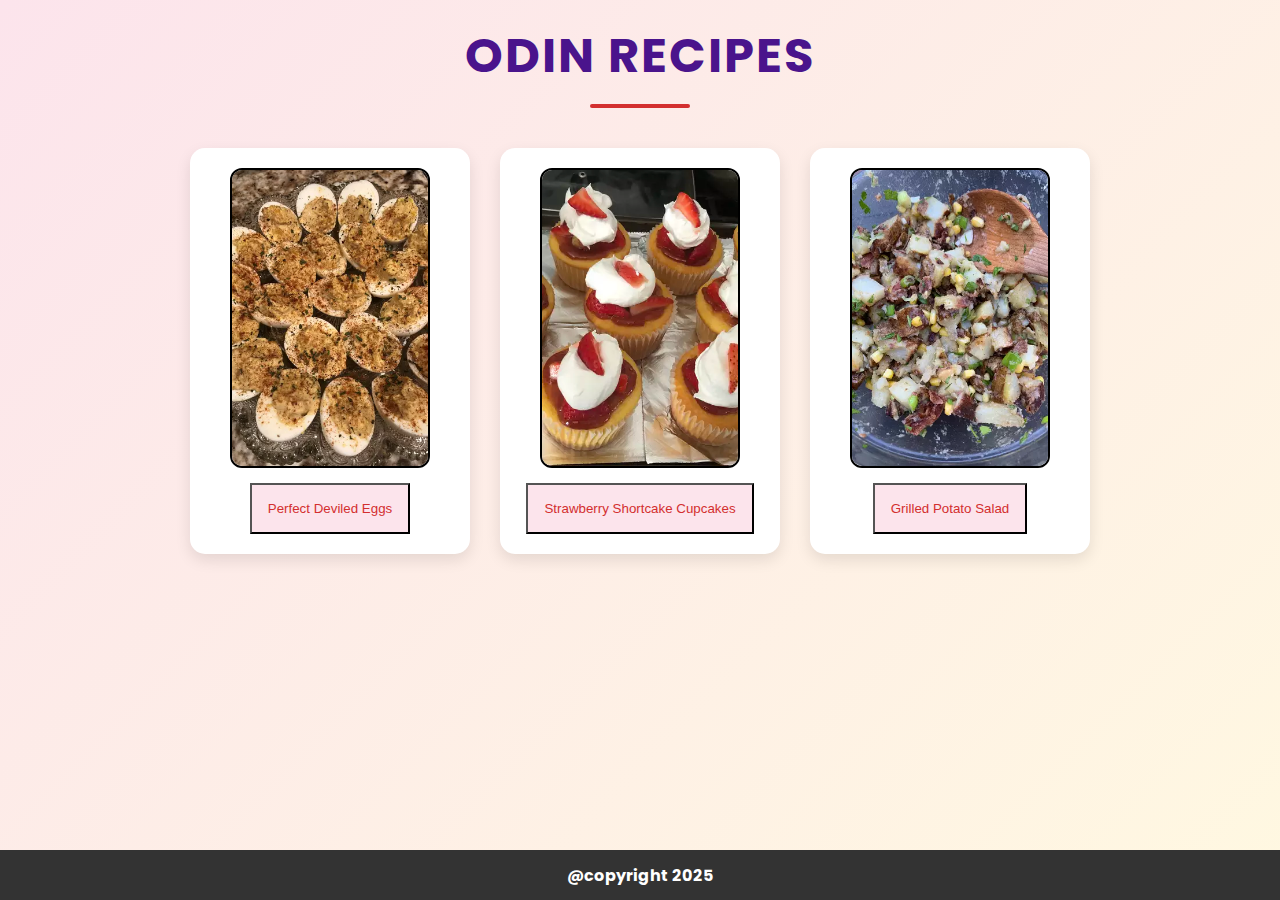
<file: index.html>
<!DOCTYPE html>
<html lang="en">
<head>
    <meta charset="UTF-8">
    <meta name="viewport" content="width=device-width, initial-scale=1.0">
    <title>Project</title>
    <link rel="stylesheet" href="style.css">
</head>
<body>
    <h1 class="h1">Odin Recipes</h1>
    <ul class="main">

        <li>
            <a href="recipes/eggs.html">
                <img src="./recipes/eggs-home.png" alt="Deviled Eggs">
                <button class="btn1">Perfect Deviled Eggs</button>
            </a>
        </li>

        <li>
            <a href="recipes/cupcakes.html">
                <img src="./recipes/cupcakes-home.png" alt="Strawberry Cupcakes">
                <button class="btn1">Strawberry Shortcake Cupcakes</button>
            </a>
        </li>

        <li>
            <a href="recipes/potato.html">
                <img src="./recipes/potato-home.png" alt="Grilled Potato Salad">
                <button class="btn1">Grilled Potato Salad</button>
            </a>
        </li>

    </ul>   

    <footer class="cp">@copyright 2025</footer>
    
</body>
</html>
</file>
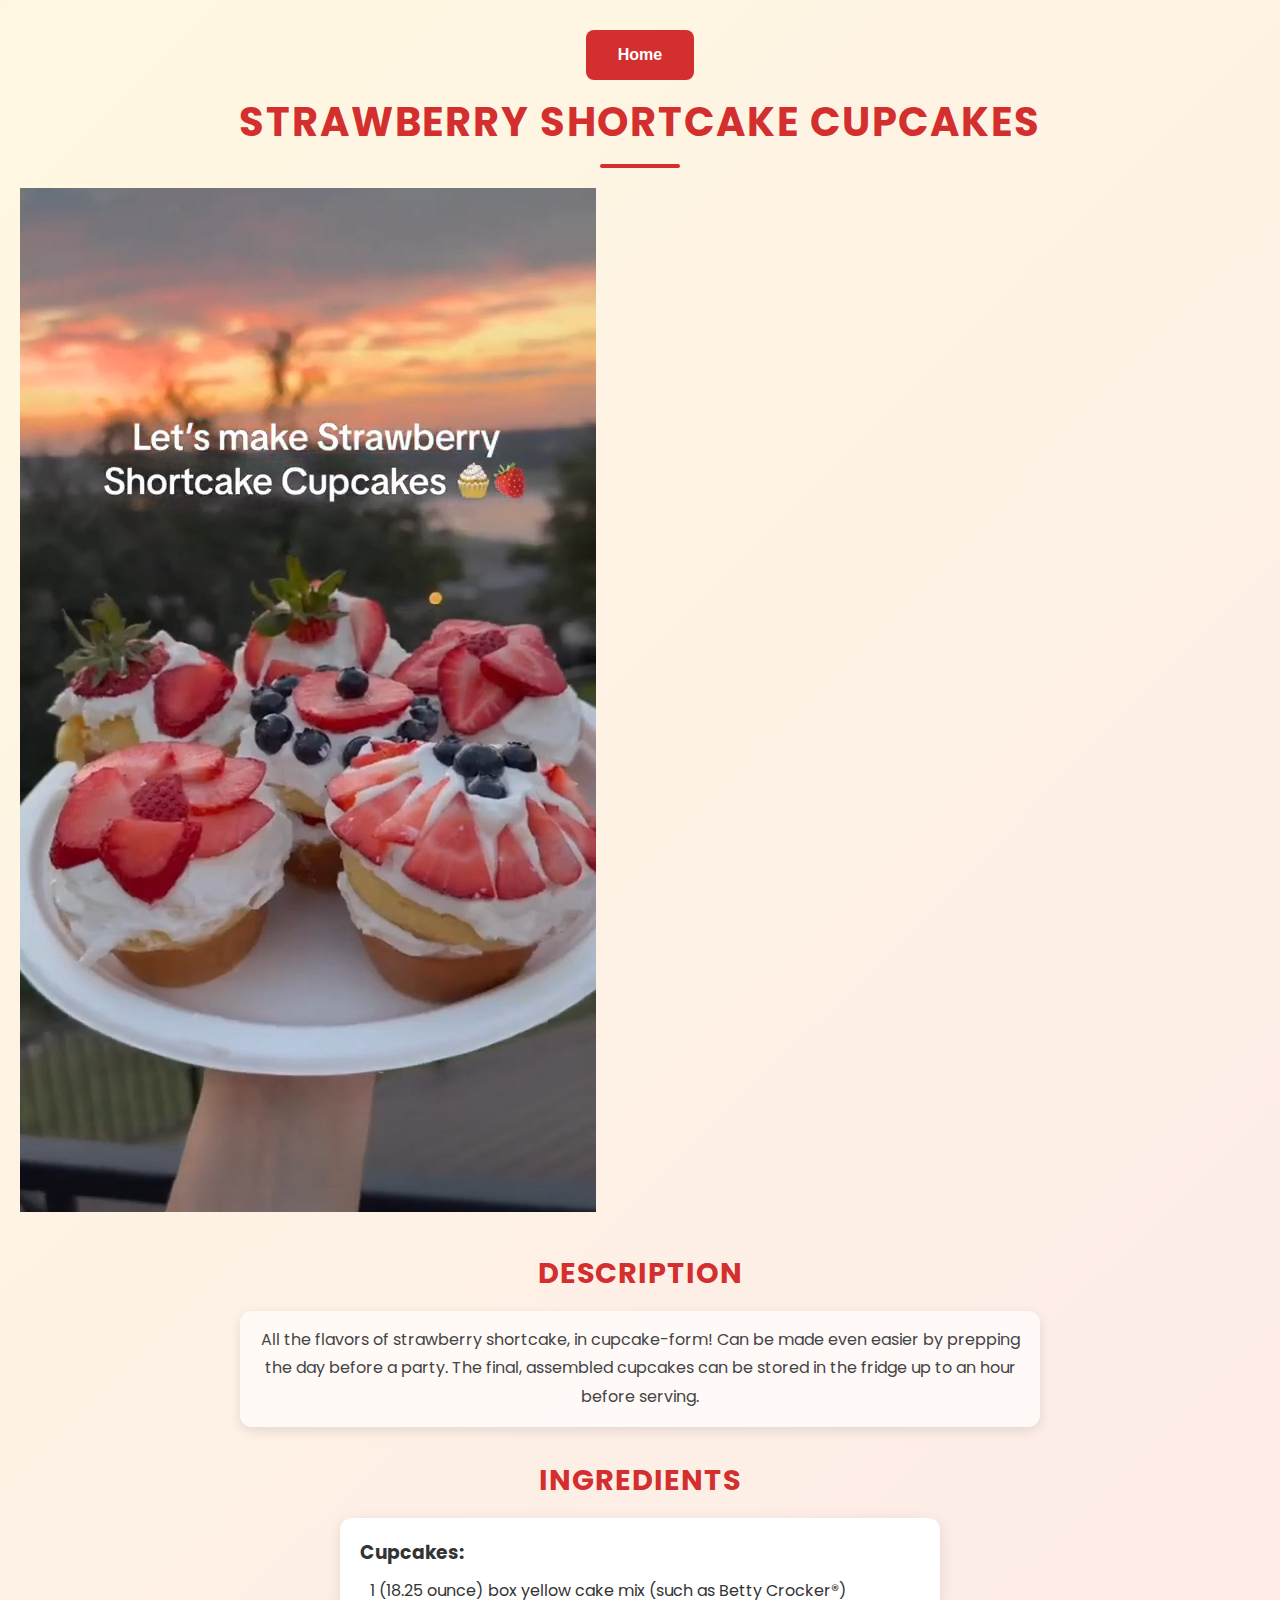
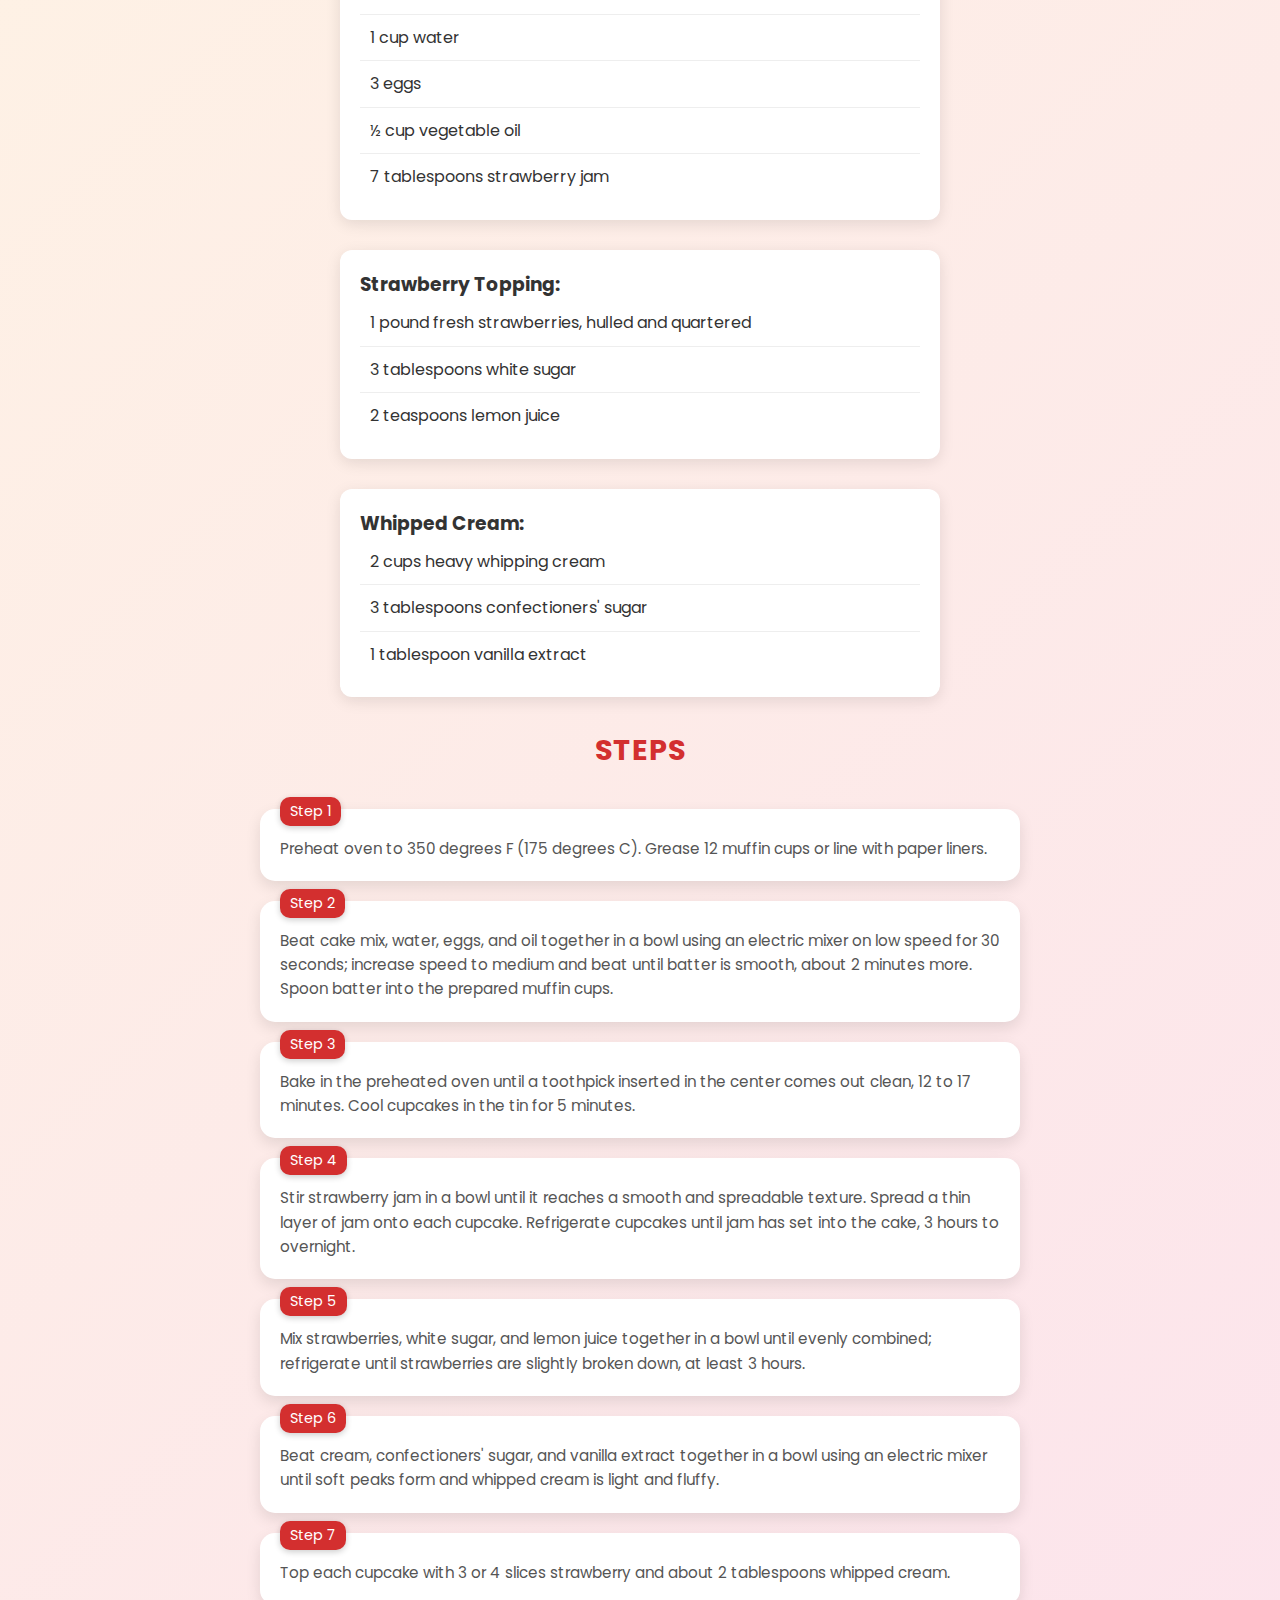
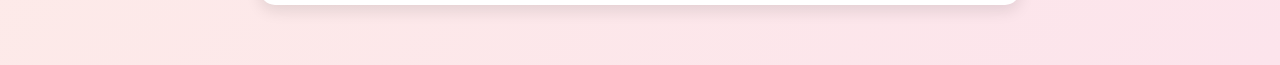
<file: recipes/cupcakes.html>
<!DOCTYPE html>
<html lang="en">
  <head>
    <meta charset="UTF-8" />
    <meta name="viewport" content="width=device-width, initial-scale=1.0" />
    <title>Strawberry Shortcake Cupcakes</title>
    <link rel="stylesheet" href="style2.css" />
  </head>
  <body>

    <a href="../index.html">
      <button class="btn home-btn">Home</button>
    </a>

    <h1 class="h1">Strawberry Shortcake Cupcakes</h1>

    <video src="Cupcake(720p).mp4" controls autoplay muted loop class="v1"></video>

    <h2 class="h2">Description</h2>

    <p class="para">
      All the flavors of strawberry shortcake, in cupcake-form! Can be made even
      easier by prepping the day before a party. The final, assembled cupcakes
      can be stored in the fridge up to an hour before serving.
    </p>

    <h2 class="h2">Ingredients</h2>

    <ul class="main-1">
      <h3>Cupcakes:</h3>
      <li>1 (18.25 ounce) box yellow cake mix (such as Betty Crocker®)</li>
      <li>1 cup water</li>
      <li>3 eggs</li>
      <li>½ cup vegetable oil</li>
      <li>7 tablespoons strawberry jam</li>
    </ul>

    <ul class="main-1">
      <h3>Strawberry Topping:</h3>
      <li>1 pound fresh strawberries, hulled and quartered</li>
      <li>3 tablespoons white sugar</li>
      <li>2 teaspoons lemon juice</li>
    </ul>

    <ul class="main-1">
      <h3>Whipped Cream:</h3>
      <li>2 cups heavy whipping cream</li>
      <li>3 tablespoons confectioners' sugar</li>
      <li>1 tablespoon vanilla extract</li>
    </ul>

    <h2 class="h2">Steps</h2>
    <ol class="main-2">
      <li>
        <p>
          Preheat oven to 350 degrees F (175 degrees C). Grease 12 muffin cups
          or line with paper liners.
        </p>
      </li>
      <li>
        <p>
          Beat cake mix, water, eggs, and oil together in a bowl using an
          electric mixer on low speed for 30 seconds; increase speed to medium
          and beat until batter is smooth, about 2 minutes more. Spoon batter
          into the prepared muffin cups.
        </p>
      </li>
      <li>
        <p>
          Bake in the preheated oven until a toothpick inserted in the center
          comes out clean, 12 to 17 minutes. Cool cupcakes in the tin for 5
          minutes.
        </p>
      </li>
      <li>
        <p>
          Stir strawberry jam in a bowl until it reaches a smooth and spreadable
          texture. Spread a thin layer of jam onto each cupcake. Refrigerate
          cupcakes until jam has set into the cake, 3 hours to overnight.
        </p>
      </li>
      <li>
        <p>
          Mix strawberries, white sugar, and lemon juice together in a bowl
          until evenly combined; refrigerate until strawberries are slightly
          broken down, at least 3 hours.
        </p>
      </li>
      <li>
        <p>
          Beat cream, confectioners' sugar, and vanilla extract together in a
          bowl using an electric mixer until soft peaks form and whipped cream
          is light and fluffy.
        </p>    
      </li>
      <li>
        <p>
          Top each cupcake with 3 or 4 slices strawberry and about 2 tablespoons
          whipped cream.
        </p>
      </li>
    </ol>
    
  </body>
</html>
</file>
<file: style.css>
/* Import Google Font */
@import url('https://fonts.googleapis.com/css2?family=Poppins:wght@300;500;700&display=swap');

* {
  margin: 0;
  padding: 0;
  box-sizing: border-box;
}

body {
  font-family: 'Poppins', sans-serif;
  background: linear-gradient(135deg, #fce4ec, #fff8e1);
  display: flex;
  flex-direction: column;
  align-items: center;
  min-height: 100vh;
  padding: 20px;
}

.h1 {
  font-size: 3rem;
  color: #4a148c;
  margin-bottom: 40px;
  text-align: center;
  text-transform: uppercase;
  letter-spacing: 2px;
  position: relative;
}

.h1::after {
  content: '';
  display: block;
  width: 100px;
  height: 4px;
  background: #d32f2f;
  margin: 12px auto 0;
  border-radius: 2px;
}

.main {
  display: grid;
  grid-template-columns: repeat(auto-fit, minmax(250px, 1fr));
  gap: 30px;
  list-style: none;
  width: 100%;
  max-width: 900px;
  padding: 0;
}

.main li {
  background: #fff;
  border-radius: 15px;
  box-shadow: 0 6px 15px rgba(0,0,0,0.1);
  overflow: hidden;
  text-align: center;
}

.main a {
  display: flex;
  flex-direction: column;
  align-items: center;
  padding: 20px;
  text-decoration: none;
  font-size: 1.2rem;
  font-weight: 500;
  color: #d32f2f;
}

.main img {
  width: 100%;
  max-width: 200px;
  height: 300px;
  border-radius: 12px;
  margin-bottom: 15px;
  transition: transform 0.3s ease;
  border: 2px solid black;
  object-fit: cover;
}

.btn1{
  padding: 16px;
  cursor: pointer;
  color: #d32f2f;
  background-color: #fce4ec;
}

.cp{
  position: fixed;
  left: 0;
  bottom: 0;
  width: 100%;
  height: 50px;
  font-weight: bold;
  background-color: #333333;
  color: #fff;
  display: flex;
  justify-content: center;
  align-items: center;
}
</file>
<file: recipes/style2.css>
/* Import a clean Google font */
@import url('https://fonts.googleapis.com/css2?family=Poppins:wght@300;500;700&display=swap');

* {
  margin: 0;
  padding: 0;
  box-sizing: border-box;
}

body {
  font-family: 'Poppins', sans-serif;
  background: linear-gradient(135deg, #fff8e1, #fce4ec);
  color: #333;
  line-height: 1.6;
  padding: 20px;
}

.h1 {
  text-align: center;
  font-size: 2.5rem;
  margin-bottom: 20px;
  color: #d32f2f;
  text-transform: uppercase;
  letter-spacing: 2px;
  position: relative;
}

.h1::after {
  content: '';
  display: block;
  width: 80px;
  height: 4px;
  background: #d32f2f;
  margin: 10px auto 0;
  border-radius: 2px;
}

.cupcake{
  display: block;
  margin: 20px auto;
  width: 100%;
  max-width: 450px;
  height: auto;
  border-radius: 15px;
  box-shadow: 0 8px 20px rgba(0,0,0,0.2);
  transition: transform 0.3s ease;
}

.h2 {
  text-align: center;
  margin: 30px 0 15px;
  font-size: 1.8rem;
  color: #d32f2f;
  text-transform: uppercase;
  letter-spacing: 1px;
}

.para {
  max-width: 800px;
  margin: 0 auto 30px;
  font-size: 1rem;
  text-align: center;
  color: #444;
  line-height: 1.8;
  background: #ffffffaa;
  padding: 15px 20px;
  border-radius: 12px;
  box-shadow: 0 4px 12px rgba(0,0,0,0.1);
  transition: transform 0.3s ease;
}

.main-1 {
  max-width: 600px;
  margin: 0 auto 30px;
  padding: 20px;
  list-style: none;
  background: #fff;
  border-radius: 12px;
  box-shadow: 0 4px 15px rgba(0,0,0,0.1);
}

.main-1 li {
  padding: 10px;
  border-bottom: 1px solid #eee;
  transition: background 0.3s ease;
}

.main-1 li:last-child {
  border-bottom: none;
}

.main-2 {
  max-width: 800px;
  margin: 0 auto;
  padding: 20px;
  counter-reset: step-counter;
}

.main-2 li {
  margin-bottom: 20px;
  padding: 20px;
  background: #fff;
  border-radius: 15px;
  box-shadow: 0 6px 15px rgba(0,0,0,0.1);
  transition: transform 0.3s ease, background 0.3s ease;
  list-style: none;
  position: relative;
}

.main-2 li::before {
  counter-increment: step-counter;
  content: "Step " counter(step-counter);
  position: absolute;
  top: -12px;
  left: 20px;
  background: #d32f2f;
  color: white;
  font-size: 0.9rem;
  padding: 3px 10px;
  border-radius: 10px;
  box-shadow: 0 2px 6px rgba(0,0,0,0.2);
}

.main-2 p {
  margin-top: 8px;
  font-size: 0.95rem;
  color: #555;
}

.btn {
  display: block;           
  margin: 10px auto;  
  padding: 16px 32px;
  background-color: #d32f2f;
  color: white;
  font-size: 1rem;
  font-weight: 600;
  border: none;
  border-radius: 8px;
  cursor: pointer;
  text-align: center;
  transition: all 0.3s ease;
}

a{
  text-decoration: none;
}
</file>
